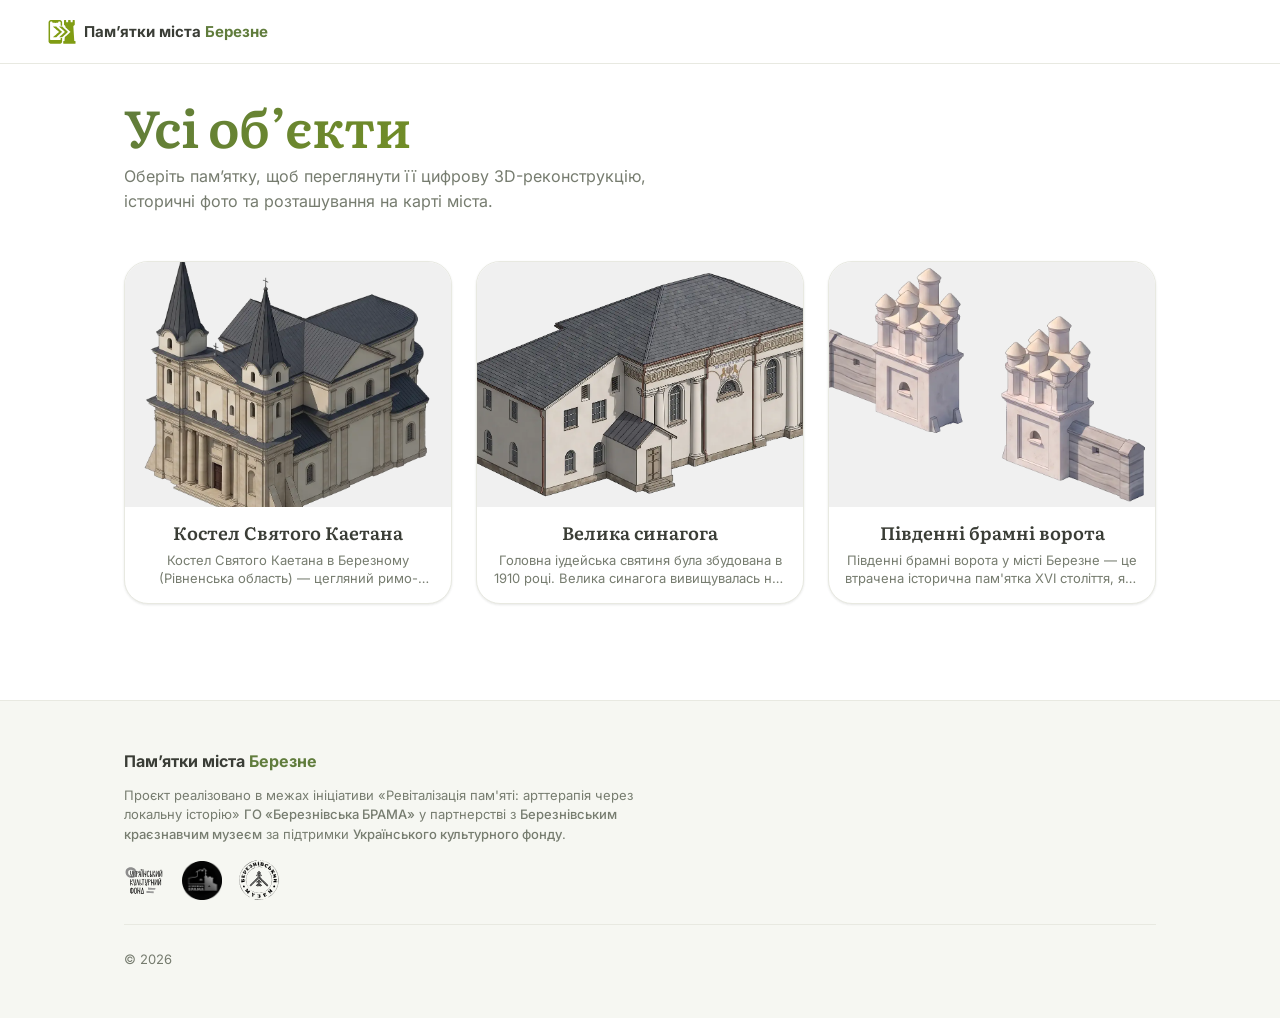
<file: index.html>
<!DOCTYPE html>
<html lang="uk">
<head>
<meta charset="UTF-8">
<meta name="viewport" content="width=device-width, initial-scale=1, viewport-fit=cover">
<link class="header-logo" rel="icon" type="image" href="assets/images/basic/logo.svg">
<meta name="theme-color" content="#607c3c">
<title>Усі об’єкти — Пам’ятки міста Березне</title>

<link rel="stylesheet" href="css/style.css">
</head>
<body>

<!-- Той самий спрайт іконок, що й на landmark.html (тільки потрібні) -->
<svg style="display:none" aria-hidden="true">
  <symbol id="icon-cube" viewBox="0 0 24 24"><path d="M12 3l8 4.5v9L12 21l-8-4.5v-9L12 3z"/><path d="M12 3v9m0 9v-9m0 0L4 7.5M12 12l8-4.5"/></symbol>
  <symbol id="icon-menu" viewBox="0 0 24 24"><rect x="3" y="3" width="7" height="7" rx="1.5"/><rect x="14" y="3" width="7" height="7" rx="1.5"/><rect x="3" y="14" width="7" height="7" rx="1.5"/><rect x="14" y="14" width="7" height="7" rx="1.5"/></symbol>
</svg>

<header class="site-header" id="siteHeader">
  <a href="index.html" class="site-logo">
    <img src="assets/images/basic/logo.svg" alt="Логотип проєкту" class="site-logo__image">
    <span>Пам’ятки міста <span class="text-highlight">Березне</span></span>
  </a>
</header>

<main>
  <section class="menu-hero container appear">
    <h1 class="menu-hero__title">Усі об’єкти</h1>
    <p class="menu-hero__subtitle">
      Оберіть пам’ятку, щоб переглянути її цифрову 3D-реконструкцію,
      історичні фото та розташування на карті міста.
    </p>
  </section>

  <!--
    Картки генеруються автоматично в js/menu.js на основі js/data.js.
    Щоб додати нову пам'ятку в це меню — жодних правок тут не потрібно,
    достатньо додати новий запис у data.js.
  -->
  <section class="container">
    <div class="landmark-grid" id="landmarkGrid"></div>
  </section>
</main>

<footer class="site-footer">
  <div class="container">
    <div class="site-footer__grid">
      <div class="site-footer__info footer-column">
        <p class="site-footer__title">Пам’ятки міста <span class="text-highlight">Березне</span></p>
        <p class="caption">
          Проєкт реалізовано в межах ініціативи «Ревіталізація пам'яті: арттерапія через локальну історію» 
          <a href="https://www.facebook.com/p/%D0%93%D1%80%D0%BE%D0%BC%D0%B0%D0%B4%D1%81%D1%8C%D0%BA%D0%B0-%D0%BE%D1%80%D0%B3%D0%B0%D0%BD%D1%96%D0%B7%D0%B0%D1%86%D1%96%D1%8F-%D0%91%D0%B5%D1%80%D0%B5%D0%B7%D0%BD%D1%96%D0%B2%D1%81%D1%8C%D0%BA%D0%B0-%D0%91%D1%80%D0%B0%D0%BC%D0%B0-100068312231565/" target="_blank" rel="noopener noreferrer">ГО «Березнівська БРАМА»</a> 
          у партнерстві з 
          <a href="https://bereznemuseum.org.ua/" target="_blank" rel="noopener noreferrer">Березнівським краєзнавчим музеєм</a> 
          за підтримки 
          <a href="https://ucf.in.ua/" target="_blank" rel="noopener noreferrer">Українського культурного фонду</a>.
        </p>
        <div class="site-footer__members-grid">
          <a href="https://ucf.in.ua/" target="_blank" rel="noopener noreferrer">
            <img src="assets/images/basic/ucf-logo.svg" alt="Логотип Українського культурного фонду" class="site-footer__member-logo">
          </a>
          <a href="https://www.facebook.com/p/%D0%93%D1%80%D0%BE%D0%BC%D0%B0%D0%B4%D1%81%D1%8C%D0%BA%D0%B0-%D0%BE%D1%80%D0%B3%D0%B0%D0%BD%D1%96%D0%B7%D0%B0%D1%86%D1%96%D1%8F-%D0%91%D0%B5%D1%80%D0%B5%D0%B7%D0%BD%D1%96%D0%B2%D1%81%D1%8C%D0%BA%D0%B0-%D0%91%D1%80%D0%B0%D0%BC%D0%B0-100068312231565/" target="_blank" rel="noopener noreferrer">
            <img src="assets/images/basic/bereznivska-brama-logo.webp" alt="Логотип ГO Березнівська БРАМА" class="site-footer__member-logo">
          </a>
          <a href="https://bereznemuseum.org.ua/" target="_blank" rel="noopener noreferrer">
            <img src="assets/images/basic/bereznemuseum-logo.svg" alt="Логотип Березнівського краєзнавчого музею" class="site-footer__member-logo">
          </a>
        </div>
      </div>
    </div>
    <p class="site-footer__bottom">© <span id="copyright-year"></span></p>
  </div>
</footer>

<!-- Порядок підключення важливий: data → common → menu -->
<script src="js/data.js"></script>
<script src="js/common.js"></script>
<script src="js/menu.js"></script>
</body>
</html>
</file>
<file: css/style.css>
/* ==========================================================================
   ГОЛОВНИЙ СТИЛЬОВИЙ ФАЙЛ
   ==========================================================================
   Структура файлу:
   1.  Токени дизайну (:root)      — єдине джерело для кольору/відступів
   2.  Скидання стилів (reset)
   3.  Базова типографіка
   4.  Утиліти (container, badge, caption, btn, appear-анімація)
   5.  Хедер
   6.  Нижня навігація + кнопка "Меню" (FAB)
   7.  Акцентна секція (model-viewer, скелетон, AR-кнопка)
   8.  Секція "Загальні відомості"
   9.  Галереї (горизонтальний скрол + лайтбокс)
   10. Футер
   11. Сторінка "Меню об'єктів" (картки)
   12. Медіа-запити для планшетів/десктопів (mobile-first — тут РОЗШИРЮЄТЬСЯ для декстопу)
   ========================================================================== */


/* ==========================================================================
   1. ТОКЕНИ ДИЗАЙНУ
   Змінюйте значення тут — і зміна одразу пошириться по всьому застосунку.
   Це дає модульність: кольори/заокруглення/відступи узгоджені і ніде не "заходкожені".
   ========================================================================== */
:root {
  /* ---- Колірна схема: відтінки білого (фон) ---- */
  --color-bg: #ffffff;             /* основний фон сторінки */
  --color-bg-soft: #f6f7f2;        /* легкий відтінок для чергування секцій, скелетонів */
  --color-surface: #ffffff;        /* фон карток/поверхонь */
  --color-border: #e8e9e1;         /* тонкі роздільники, рамки карток */
  --color-bg-darker: #f0f0f0;      /* темний колір для тіней, іконок, графіки */
  --color-bg-accent: #e1ebd6;

  /* ---- Текст: приглушений темно-сірий ---- */
  --color-text: #3a3d36;           /* основний текст */
  --color-text-muted: #767c6f;     /* другорядний текст, підписи */
  --color-text-on-accent: #2b3320; /* текст поверх акцентного (зеленого) фону */

  /* ---- Акцентна палітра: відтінки зеленого ---- */
  --color-accent-50:  #ececa3;     /* найсвітліший */
  --color-accent-300: #b5e550;     /* яскравий */
  --color-accent-500: #abc32f;     /* середній */
  --color-accent-700: #809c13;     /* глибокий */
  --color-accent-900: #607c3c;     /* найглибший */

  /* ---- Допоміжні кольори для бейджів (побудова / знищення / інше) ---- */
  --color-info: #3f6ea3;           /* синій — "роки побудови" */
  --color-info-bg: #e8eef7;
  --color-danger: #a8533f;         /* притлумлений цегляно-червоний — "роки знищення" */
  --color-danger-bg: #f7ece8;

  /* ---- Заокруглення кутів (м'які форми) ---- */
  --radius-sm: 8px;
  --radius-md: 16px;
  --radius-lg: 24px;
  --radius-pill: 999px;

  /* ---- Тіні: м'які, розмиті, майже непомітні ---- */
  --shadow-sm: 0 1px 2px rgba(42, 46, 36, .05), 0 1px 3px rgba(42, 46, 36, .06);
  --shadow-md: 0 6px 18px rgba(42, 46, 36, .09);
  --shadow-lg: 0 16px 40px rgba(42, 46, 36, .14);

  /* ---- Шкала відступів ---- */
  --space-1: 4px;
  --space-2: 8px;
  --space-3: 12px;
  --space-4: 16px;
  --space-5: 24px;
  --space-6: 32px;
  --space-7: 48px;
  --space-8: 64px;
  --space-9: 96px;

    /* ---- Типографіка ----
      Display (Literata) — книжковий серифний шрифт для назв пам'яток.
      Body (Inter) — гуманістичний sans-serif для всього іншого. */
    --font-display: 'Literata', Georgia, 'Times New Roman', serif;
  --font-body: 'Inter', -apple-system, BlinkMacSystemFont, 'Segoe UI', Roboto, sans-serif;

  /* ---- Розміри службових елементів (використовуються і в CSS, і в JS-розрахунках) ---- */
  --header-height: 56px;
  --bottom-nav-height: 64px;

  /* ---- Тривалості переходів ---- */
  --transition-fast: .18s ease;
  --transition-base: .28s ease;
  --transition-slow: .6s cubic-bezier(.22, .61, .36, 1);
}

@font-face {
  font-family: 'Inter';
  font-style: normal;
  font-weight: 400;
  font-display: swap;
  src: url('../assets/fonts/inter-v20-cyrillic_latin-regular.woff2') format('woff2');
}

@font-face {
  font-family: 'Inter';
  font-style: normal;
  font-weight: 500;
  font-display: swap;
  src: url('../assets/fonts/inter-v20-cyrillic_latin-500.woff2') format('woff2');
}

@font-face {
  font-family: 'Inter';
  font-style: normal;
  font-weight: 600;
  font-display: swap;
  src: url('../assets/fonts/inter-v20-cyrillic_latin-600.woff2') format('woff2');
}

@font-face {
  font-family: 'Inter';
  font-style: normal;
  font-weight: 700;
  font-display: swap;
  src: url('../assets/fonts/inter-v20-cyrillic_latin-700.woff2') format('woff2');
}

@font-face {
  font-family: 'Literata';
  font-style: normal;
  font-weight: 500;
  font-display: swap;
  src: url('../assets/fonts/literata-v40-cyrillic_latin-500.woff2') format('woff2');
}

@font-face {
  font-family: 'Literata';
  font-style: normal;
  font-weight: 600;
  font-display: swap;
  src: url('../assets/fonts/literata-v40-cyrillic_latin-600.woff2') format('woff2');
}


/* ==========================================================================
   2. СКИДАННЯ СТИЛІВ
   ========================================================================== */
*, *::before, *::after { box-sizing: border-box; }

html {
  /* Плавний скрол при переходах по якірних посиланнях (навігація по секціях) */
  scroll-behavior: smooth;
  -webkit-text-size-adjust: 100%;
}

body {
  margin: 0;
  font-family: var(--font-body);
  color: var(--color-text);
  background: var(--color-bg);
  line-height: 1.55;
  -webkit-font-smoothing: antialiased;
}

img { max-width: 100%; display: block; }
a { color: inherit; text-decoration: none; }
button { font: inherit; color: inherit; background: none; border: none; cursor: pointer; }
ul { list-style: none; margin: 0; padding: 0; }
h1, h2, h3, p { margin: 0; }
.text-highlight { color: var(--color-accent-900); }

/* Повага до налаштувань користувача: вимикає анімації, якщо він просив менше руху */
@media (prefers-reduced-motion: reduce) {
  html { scroll-behavior: auto; }
  *, *::before, *::after {
    animation-duration: .001ms !important;
    animation-iteration-count: 1 !important;
    transition-duration: .001ms !important;
    scroll-behavior: auto !important;
  }
}

/* Видима рамка фокусу для клавіатурної навігації */
:focus-visible {
  outline: 2px solid var(--color-accent-700);
  outline-offset: 2px;
  border-radius: var(--radius-sm);
}


/* ==========================================================================
   3. БАЗОВА ТИПОГРАФІКА
   ========================================================================== */
.section-title {
  font-family: var(--font-display);
  font-size: clamp(1.125rem, 1rem + 1vw, 1.375rem);
  font-weight: 600;
  letter-spacing: -.01em;
}

.section-subtitle {
  font-size: .9375rem;
  margin-bottom: var(--space-4);
  max-width: 56ch; /* оптимальна довжина рядка для читабельності */
}

.landmark-name {
  font-family: var(--font-display);
  font-size: clamp(1.75rem, 1.4rem + 2.2vw, 2.75rem);
  font-weight: 600;
  line-height: 1.15;
  letter-spacing: -.01em;
  color: var(--color-text);
}

.landmark-description {
  margin-top: var(--space-3);
  font-size: 1rem;
  color: var(--color-text);
  max-width: 62ch; /* оптимальна довжина рядка для читабельності */
}

.landmark-description p {
  margin: 0 0 var(--space-3);
}

.landmark-description p:last-child {
  margin-bottom: 0;
}

.landmark-description strong {
  font-weight: 700;
  color: var(--color-text);
}

.landmark-description em {
  font-style: italic;
  color: var(--color-text-muted);
}

.is-hidden {
  display: none !important;
}


/* ==========================================================================
   4. УТИЛІТИ
   ========================================================================== */

/* Контейнер: центрує контент і обмежує максимальну ширину на великих екранах */
.container {
  width: 100%;
  max-width: 1160px;
  margin-inline: auto;
  padding-inline: var(--space-4);
}

/* Універсальний підпис — де потрібен приглушений дрібний текст
   (підпис під моделлю, примітки тощо) */
.caption {
  font-size: .8125rem;
  color: var(--color-text-muted);
  line-height: 1.5;
}

/* Підпис у картці (наприклад, під моделлю) — темний фон, світлий текст,
   заокруглені краї, внутрішні відступи. Використовується в .hero__controls
   під AR-кнопкою. */
.caption-in-card {
  color: var(--color-text);
  background: var(--color-bg-darker);
  border: 1px solid var(--color-border);
  border-radius: var(--radius-pill);
  padding: .2rem 1.2rem;
  max-width: 80%;
}

/* Іконка з набору inline-SVG-спрайту (лінійний стиль, без заливки) */
.icon {
  width: 1.25em;
  height: 1.25em;
  fill: none;
  stroke: currentColor;
  stroke-width: 1.75;
  stroke-linecap: round;
  stroke-linejoin: round;
  flex-shrink: 0;
}

/* Базова кнопка + акцентний варіант (AR-кнопка) */
.btn {
  display: inline-flex;
  align-items: center;
  gap: var(--space-2);
  padding: .875rem 1.375rem;
  border-radius: var(--radius-pill);
  font-weight: 600;
  font-size: .9375rem;
  transition: transform var(--transition-fast), box-shadow var(--transition-fast);
  white-space: nowrap;
}

.btn--ar {
  background: linear-gradient(135deg, var(--color-accent-300), var(--color-accent-500));
  color: var(--color-text-on-accent);
  box-shadow: var(--shadow-sm);
  width: 100%;
  justify-content: center;
}
.btn--ar:hover  { transform: translateY(-2px); box-shadow: var(--shadow-md); }
.btn--ar:active { transform: translateY(0); }

/* Бейджі загальних відомостей: базовий клас + 3 колірні модифікатори */
.badge {
  display: inline-flex;
  align-items: center;
  gap: var(--space-1);
  padding: .375rem .75rem;
  border-radius: var(--radius-pill);
  border: 1px solid transparent;
  font-size: .8125rem;
  font-weight: 600;
  line-height: 1.3;
  box-shadow: var(--shadow-sm);
  transition: transform var(--transition-fast), box-shadow var(--transition-fast), border-color var(--transition-fast);
}

.badge:hover {
  transform: translateY(-1px);
  box-shadow: var(--shadow-md);
}

.badge .icon { width: 1em; height: 1em; }

.badge--accent { background: var(--color-bg);         color: var(--color-text);   border-color: var(--color-text-muted); }
.badge--info   { background: var(--color-info-bg);    color: var(--color-info);   border-color: var(--color-info) }
.badge--danger { background: var(--color-danger-bg);  color: var(--color-danger); border-color: var(--color-danger) }

/* Анімація появи елементів при скролі (клас .appear додається до розмітки,
   клас .inview додає JS через IntersectionObserver — див. common.js) */
.appear {
  opacity: 0;
  transform: translateY(28px);
  transition: opacity .7s ease, transform .7s cubic-bezier(.22, .61, .36, 1);
}
.appear.inview { opacity: 1; transform: none; }


/* ==========================================================================
   5. ХЕДЕР
   Фіксована тонка стрічка вгорі. Ховається при скролі вниз (див. common.js).
   ========================================================================== */
.site-header {
  position: fixed;
  inset-block-start: 0;
  inset-inline: 0;
  height: var(--header-height);
  z-index: 100;
  display: flex;
  align-items: center;
  justify-content: space-between;
  padding-inline: var(--space-4);
  background: rgba(255, 255, 255, .86);
  backdrop-filter: blur(10px);
  -webkit-backdrop-filter: blur(10px);
  border-bottom: 1px solid var(--color-border);
  transition: transform var(--transition-base);
}
/* Клас додається через JS при активному скролі вниз */
.site-header.scroll-hidden { transform: translateY(-100%); }

.site-logo {
  display: flex;
  align-items: center;
  gap: var(--space-2);
  font-weight: 700;
  font-size: .9375rem;
  color: var(--color-text);
}
.site-logo__image {
  width: 28px;
  height: 28px;
  border-radius: 0;
  object-fit: cover;
}

/* Текстове посилання "Меню" в хедері — показується лише на планшеті/десктопі,
   бо там нижньої панелі й плаваючої кнопки немає (див. медіа-запити нижче) */
.header-menu-link {
  display: none;
  align-items: center;
  gap: var(--space-2);
  font-weight: 600;
  font-size: .9375rem;
  color: var(--color-bg);
  background: var(--color-accent-900);
  padding: .5rem 1.25rem;
  border-radius: var(--radius-pill);
  transition: box-shadow var(--transition-fast), background var(--transition-fast);
}

.header-menu-link svg {
  color: var(--color-bg);
  width: 1.125rem;
  height: 1.125rem;
  fill: currentColor;
  stroke: currentColor;
  stroke-width: 1.75;
  stroke-linecap: round;
  stroke-linejoin: round;
}

.header-menu-link:hover {
  background: var(--color-accent-700);
  box-shadow: var(--shadow-md);
}


/* ==========================================================================
   6. НИЖНЯ НАВІГАЦІЯ (лише мобільні) + ПЛАВАЮЧА КНОПКА "МЕНЮ"
   ========================================================================== */
.mobile-bottom-nav {
  position: fixed;
  inset-block-end: 0;
  inset-inline: 0;
  height: var(--bottom-nav-height);
  z-index: 100;
  display: flex;
  background: var(--color-surface);
  border-top: 1px solid var(--color-border);
  box-shadow: 0 -6px 20px rgba(42, 46, 36, .06);
  padding-bottom: env(safe-area-inset-bottom, 0); /* під "чубчик"/жести iOS */
  transition: transform var(--transition-base);
  transform-origin: bottom center;
}
/* Приховування при скролі вниз — клас з JS-фрагмента */
.mobile-bottom-nav.scroll-down {
  transform: translateY(150%) scaleY(0);
}

.mobile-bottom-nav__item {
  flex: 1 1 0;
  display: flex;
  flex-direction: column;
  align-items: center;
  justify-content: center;
  gap: 2px;
  font-size: .6875rem;
  font-weight: 600;
  color: var(--color-text-muted);
  transition: color var(--transition-fast);
}
.mobile-bottom-nav__item .icon { width: 22px; height: 22px; }
.mobile-bottom-nav__item.is-active,
.mobile-bottom-nav__item:hover {
  color: var(--color-accent-700);
}

/* Плаваюча кругла кнопка "Меню" — маленька, біла, з акцентною іконкою */
.fab-menu-button {
  position: fixed;
  right: var(--space-4);
  bottom: calc(var(--bottom-nav-height) + var(--space-4));
  width: 52px;
  height: 52px;
  border-radius: var(--radius-pill);
  background: var(--color-surface);
  border: 1px solid var(--color-border);
  box-shadow: var(--shadow-md);
  display: flex;
  align-items: center;
  justify-content: center;
  color: var(--color-accent-700);
  z-index: 101;
  transition: bottom var(--transition-base), transform var(--transition-fast);
}
.fab-menu-button:hover { transform: translateY(-2px); }
.fab-menu-button .icon { width: 24px; height: 24px; }

/* Коли нижня панель ховається — кнопка "Меню" опускається нижче,
   бо їй уже не треба лишати місце над панеллю.
   Важливо: у HTML .fab-menu-button має йти ПІСЛЯ .mobile-bottom-nav,
   інакше комбінатор ~ (наступний сиблінг) не спрацює. */
.mobile-bottom-nav.scroll-down ~ .fab-menu-button {
  bottom: 15px;
}


/* ==========================================================================
   7. АКЦЕНТНА СЕКЦІЯ (HERO): model-viewer, скелетон завантаження, AR-кнопка
   ========================================================================== */
.hero {
  padding-top: calc(var(--header-height) + var(--space-5));
  padding-bottom: var(--space-6);
}

/* "Сцена" моделі: фіксовані пропорції, заокруглені кути, м'яка тінь.
   Тут задається лише ОБГОРТКА — сам <model-viewer> займає 100% всередині. */
.model-stage {
  position: relative;
  width: 100%;
  aspect-ratio: 4 / 5;      /* вертикальніше на мобільному — краще показує висоту споруди */
  border-radius: var(--radius-lg);
  border: 1px solid var(--color-border);
  overflow: hidden;
  background: var(--color-bg-darker);
  box-shadow: var(--shadow-md);
}

model-viewer {
  width: 100%;
  height: 100%;
  opacity: 0;
  transition: opacity var(--transition-slow);
  /* Кастомна CSS-змінна model-viewer для кольору "Poster"-заглушки під час
     завантаження — узгоджуємо з м'яким фоном, а не з чорним за замовчуванням */
  --poster-color: transparent;
}

/* Приховує стандартну вбудовану AR-кнопку model-viewer, бо в UI вже
   використовується власна кнопка поза компонентом. */
model-viewer::part(default-ar-button) {
  display: none !important;
}

/* Клас додає JS, коли модель повністю завантажена (подія 'load') */
.model-stage.model-ready model-viewer { opacity: 1; }

/* ---- Кастомний скелетон (замінює стандартний poster) ---- */
.model-skeleton {
  position: absolute;
  inset: 0;
  display: flex;
  align-items: center;
  justify-content: center;
  background: linear-gradient(180deg, var(--color-bg-soft), var(--color-bg-darker));
  transition: opacity var(--transition-base);
  overflow: hidden;
}
.model-stage.model-ready .model-skeleton {
  opacity: 0;
  pointer-events: none;
}
/* Іконка-заглушка куба в центрі, що м'яко пульсує */
.model-skeleton__icon {
  width: 64px;
  height: 64px;
  color: var(--color-accent-500);
  fill: transparent;
  stroke: currentColor;
  opacity: .55;
  animation: skeleton-pulse 1.8s ease-in-out infinite;
}
/* Діагональний "блиск", що пробігає по скелетону зліва направо */
.model-skeleton::after {
  content: '';
  position: absolute;
  inset: 0;
  background: linear-gradient(
    100deg,
    transparent 30%,
    rgba(255, 255, 255, .55) 50%,
    transparent 70%
  );
  transform: translateX(-100%);
  animation: skeleton-shimmer 2.2s ease-in-out infinite;
}
@keyframes skeleton-shimmer {
  100% { transform: translateX(100%); }
}
@keyframes skeleton-pulse {
  0%, 100% { opacity: .35; transform: scale(1); }
  50%      { opacity: .65; transform: scale(1.1); }
}

/* Рядок керування під моделлю: AR-кнопка + підпис.
   На мобільному — стовпчик, на ширших екранах — рядок (див. медіа-запити) */
.hero__controls {
  margin-top: var(--space-4);
  display: flex;
  flex-direction: column;
  align-items: flex-start;
  gap: var(--space-3);
}


/* ==========================================================================
   8. СЕКЦІЯ "ЗАГАЛЬНІ ВІДОМОСТІ"
   ========================================================================== */
.info-section { padding-block: var(--space-7); }

#section-info {
  background: var(--color-bg-darker);
  border-radius: 0 var(--radius-lg) var(--radius-lg) 0;
  border: 1px solid var(--color-border);
  border-inline-start: 4px solid var(--color-accent-500);
}

.badge-row {
  margin-top: var(--space-5);
  display: flex;
  flex-wrap: wrap;
  gap: var(--space-2);
}


/* ==========================================================================
   9. ГАЛЕРЕЇ (горизонтальний скрол, N рядків, лайтбокс)
   ========================================================================== */
.gallery-section { padding-block: var(--space-6); }

.gallery__track {
  /* --gallery-rows задає кількість рядків галереї — легко змінити
     інлайн-стилем на конкретному екземплярі: style="--gallery-rows: 3" */
  --gallery-rows: 2;

  margin-top: var(--space-4);
  display: grid;
  grid-auto-flow: column;
  grid-template-rows: repeat(var(--gallery-rows), 1fr);
  grid-auto-columns: min(72vw, 260px);
  gap: var(--space-3);
  overflow-x: auto;
  scroll-snap-type: x proximity;
  padding-bottom: var(--space-2);

  /* Ховає системний скролбар, залишаючи скрол доступним */
  scrollbar-width: none;
  -ms-overflow-style: none;

  /* Не використовуємо плавний скрол для горизонтальної галереї, бо він
     конфліктує з вертикальним скролом сторінки на мобільних пристроях.
     Тому тут скасовуємо scroll-behavior, щоб не було "залипання" при
     вертикальному скролі. */
  scroll-behavior: auto;
}
.gallery__track::-webkit-scrollbar { display: none; }

.gallery__item {
  position: relative;
  border-radius: var(--radius-md);
  border: 1px solid var(--color-border);
  overflow: hidden;
  scroll-snap-align: start;
  background: var(--color-bg-darker);
  aspect-ratio: 4 / 3;
  width: 100%;
  height: auto;
  cursor: zoom-in;
}
.gallery__item img {
  width: 100%;
  height: 100%;
  object-fit: cover;
  transition: transform var(--transition-base);
}
.gallery__item:hover img { transform: scale(1.04); }

/* Напівпрозорий підпис у кутку фото (авторство/уточнення) —
   коли додано елемент .photo-credit усередину .gallery__item за потреби */
.photo-credit {
  position: absolute;
  right: var(--space-2);
  bottom: var(--space-2);
  max-width: calc(100% - var(--space-4));
  padding: .25rem .5rem;
  background: rgba(28, 30, 24, .58);
  color: #fdfdfa;
  font-size: .6875rem;
  line-height: 1.3;
  border-radius: var(--radius-sm);
  backdrop-filter: blur(2px);
}

/* ---- Лайтбокс (повноекранний перегляд фото) ---- */
.lightbox {
  position: fixed;
  inset: 0;
  z-index: 200;
  display: flex;
  align-items: center;
  justify-content: center;
  background: rgba(18, 19, 17, .90);
  opacity: 0;
  pointer-events: none;
  transition: opacity var(--transition-base);
  padding: var(--space-5);
}
.lightbox.is-active { opacity: 1; pointer-events: auto; }
.lightbox img {
  max-width: 92vw;
  max-height: 84vh;
  border-radius: var(--radius-md);
  box-shadow: var(--shadow-lg);
}
.lightbox__close {
  position: absolute;
  top: var(--space-4);
  right: var(--space-4);
  width: 44px;
  height: 44px;
  border-radius: var(--radius-pill);
  background: rgba(255, 255, 255, .12);
  color: #fff;
  display: flex;
  align-items: center;
  justify-content: center;
}
.lightbox__caption {
  position: absolute;
  bottom: var(--space-5);
  left: 50%;
  transform: translateX(-50%);
  color: #f0f1ea;
  font-size: .8125rem;
  text-align: center;
  max-width: 90vw;
}


/* ==========================================================================
   10. ФУТЕР
   ========================================================================== */
.site-footer {
  padding-block: var(--space-7);
  margin-top: var(--space-6);
  border-top: 1px solid var(--color-border);
  background: var(--color-bg-soft);
}
.site-footer__grid {
  display: flex;
  flex-direction: column;
  gap: var(--space-5);
}
.footer-column {
    position: relative;
}
/* Малює лінію перед кожною колонкою, КРІМ першої */
.footer-column:not(:first-child)::before {
    content: '';
    position: absolute;
    left: -1rem;
    height: 100%;   /* Лінія займатиме 80% висоти колонки */
    width: 1px;
    background-color: var(--color-border);
    opacity: 0.85;
}
.site-footer__info { 
  display: flex; 
  flex-direction: column; 
  gap: var(--space-1); 
  max-width: 56ch;
}
.site-footer__info a { font-weight: 500; transition: color var(--transition-fast); }
.site-footer__info a:hover { color: var(--color-accent-700); }
.site-footer__title { font-weight: 700; margin-bottom: var(--space-2); }
.site-footer__members-grid {
  display: grid;
  grid-template-columns: repeat(auto-fill, minmax(40px, 1fr));
  gap: var(--space-4);
  margin-top: var(--space-3);
}
.site-footer__member-logo {
  width: 40px;
  height: 40px;
  object-fit: contain;
  filter: grayscale(1) brightness(.8);
  transition: filter var(--transition-fast);
}
.site-footer__member-logo svg { width: 100%; height: 100%; }
.site-footer__member-logo:hover { filter: grayscale(0) brightness(1); }
.site-footer__links { display: flex; flex-direction: column; gap: var(--space-2); }
.site-footer__links a { color: var(--color-text-muted); transition: color var(--transition-fast); }
.site-footer__links a:hover { color: var(--color-accent-700); }
.site-footer__link::before {
  position: relative;
  top: -1px;
  content: '•';
  display: inline-block;
  margin-right: var(--space-2);
  color: var(--color-accent-700);
}
.site-footer__bottom {
  margin-top: var(--space-5);
  padding-top: var(--space-5);
  border-top: 1px solid var(--color-border);
  font-size: .8125rem;
  color: var(--color-text-muted);
}
/* Резервуємо місце знизу під фіксовану мобільну навігацію, щоб футер нею не перекривався */
.site-footer { padding-bottom: calc(var(--space-7) + var(--bottom-nav-height)); }


/* ==========================================================================
   11. СТОРІНКА "МЕНЮ ОБ'ЄКТІВ" (картки)
   ========================================================================== */
.menu-hero {
  padding-top: calc(var(--header-height) + var(--space-6));
  padding-bottom: var(--space-5);
}
.menu-hero__title {
  display: inline-block;
  font-family: var(--font-display);
  font-size: clamp(2.25rem, 1.8rem + 2.5vw, 3.25rem);
  font-weight: 600;
  line-height: 1.15;
  letter-spacing: -.01em;
  background-image: linear-gradient(135deg, var(--color-accent-900) 0%, var(--color-accent-700) 100%);
  background-size: 200% 100%;
  background-repeat: no-repeat;
  background-clip: text;
  -webkit-background-clip: text;
  -webkit-text-fill-color: transparent;
  animation:bgFlow 7s infinite linear;
}
@keyframes bgFlow {
    0% { background-position: 0% 50%; }
    50% { background-position: 100% 50%; }
    100% { background-position: 0% 50%; }
}
.menu-hero__subtitle {
  margin-top: var(--space-2);
  color: var(--color-text-muted);
  max-width: 56ch;
}

.landmark-grid {
  display: grid;
  grid-template-columns: repeat(auto-fill, minmax(200px, 1fr));
  gap: var(--space-5);
  padding-block: var(--space-5) var(--space-8);
}

.landmark-card {
  display: block;
  border-radius: var(--radius-lg);
  overflow: hidden;
  background: var(--color-surface);
  box-shadow: var(--shadow-sm);
  border: 1px solid var(--color-border);
  transition: transform var(--transition-base), box-shadow var(--transition-base);
}
.landmark-card:hover {
  transform: translateY(-4px);
  box-shadow: var(--shadow-md);
}
.landmark-card__image {
  aspect-ratio: 4 / 3;
  object-fit: cover;
  background: var(--color-bg-darker);
  transition: transform var(--transition-base);
}
.landmark-card:hover .landmark-card__image { transform: scale(1.04); }
.landmark-card__name {
  padding: var(--space-3) var(--space-4) var(--space-1);
  text-align: center;
  font-family: var(--font-display);
  font-weight: 600;
  font-size: clamp(1rem, .875rem + 1vw, 1.125rem);
  color: var(--color-text);
  transition: color var(--transition-fast);
}
.landmark-card:hover .landmark-card__name { color: var(--color-accent-900); }
.landmark-card__description {
  display: -webkit-box;
  font-size: .8125rem;
  color: var(--color-text-muted);
  line-height: 1.4;
  text-align: center;
  overflow: hidden;
  text-overflow: ellipsis;
  line-clamp: 2;
  -webkit-line-clamp: 2;
  -webkit-box-orient: vertical;
  padding: 0 var(--space-4);
  margin-bottom: var(--space-4);
}

/* Порожній стан (наприклад, якщо дані ще не додані) */
.empty-state-container {
  position: relative;
  display: flex;
  flex-direction: column;
  align-items: center;
  justify-content: center;
  text-align: center;
  height: 500px;
  gap: var(--space-2);
  padding: var(--space-4);
  background: var(--color-bg-darker);
  border: 1px solid var(--color-border);
  border-radius: var(--radius-lg);
  box-shadow: var(--shadow-sm);
}

.empty-state-image {
  width: 220px;
  height: 220px;
  color: var(--color-accent-300);
  fill: transparent;
  stroke: currentColor;
  stroke-width: 1.75;
  stroke-linecap: round;
  stroke-linejoin: round;
  animation: empty-state-image-pulse 3s ease-in-out infinite;
}
@keyframes empty-state-image-pulse {
  0%, 100% { opacity: .9; transform: scale(.9); }
  50%      { opacity: 1; transform: scale(1); }
}

.empty-state-title {
  font-size: clamp(1.125rem, 1rem + 1vw, 1.375rem);
  font-weight: 600;
  font-family: var(--font-display);
  color: var(--color-accent-900);
}

.empty-state-subtitle {
  color: var(--color-text-muted);
}

.empty-state-link {
  color: var(--color-bg);
  background: var(--color-accent-900);
  border-radius: var(--radius-pill);
  padding: .5rem 1.25rem;
  font-weight: 600;
  font-size: .875rem;
  text-decoration: none;
  margin-top: var(--space-3);
  transition: background var(--transition-fast), transform var(--transition-fast), box-shadow var(--transition-fast);
}
.empty-state-link:hover {
  background: var(--color-accent-700);
  box-shadow: var(--shadow-md);
  transform: translateY(-1px);
}


/* ==========================================================================
   12. МЕДІА-ЗАПИТИ (mobile-first: тут РОЗШИРЮЄМО стилі під більші екрани)
   ========================================================================== */

/* ---- Планшети (≥600px) ---- */
@media (min-width: 600px) {
  .model-stage { aspect-ratio: 16 / 10; }

  .hero__controls { flex-direction: row; align-items: center; justify-content: space-between; }

  .badge-row { gap: var(--space-3); }

  .site-footer__grid { flex-direction: row; justify-content: space-between; flex-wrap: wrap; }
}

/* ---- Десктоп (≥900px): ховає мобільну навігацію, показує посилання в хедері ---- */
@media (min-width: 900px) {
  :root { --header-height: 64px; }

  .mobile-bottom-nav,
  .fab-menu-button {
    display: none;
  }

  .site-header { padding-inline: var(--space-7); }

  /* Якщо мобільної нижньої панелі немає — футеру не треба резервувати під неї місце */
  .site-footer { padding-bottom: var(--space-7); }

  .header-menu-link { display: inline-flex; }

  .container { padding-inline: var(--space-6); }

  .hero { padding-top: calc(var(--header-height) + var(--space-8)); }
  .model-stage { aspect-ratio: 21 / 11; }

  .btn--ar {
    width: auto;
    padding-inline: 1.5rem;
  }

  .caption-in-card {
    max-width: unset;
  }

  .landmark-name { 
    background: var(--color-bg);
    border-radius: var(--radius-pill);
    padding: var(--space-2) var(--space-4);
    width: fit-content;
   }

  .gallery__track {
    grid-auto-flow: row;
    grid-template-columns: repeat(auto-fit, minmax(400px, 1fr));
    grid-template-rows: none;
    grid-auto-columns: unset;
    overflow-x: visible;
    scroll-snap-type: none;
    padding-bottom: 0;
  }

  .gallery__item {
    width: auto;
    height: auto;
  }

  .gallery__item img { 
    width: 100%; 
    height: 100%; 
  }

  .landmark-grid { grid-template-columns: repeat(auto-fill, minmax(300px, 1fr)); }
}

/* ---- Великий десктоп (≥1200px) ---- */
@media (min-width: 1200px) {
  .container { padding-inline: var(--space-8); }
}
</file>
